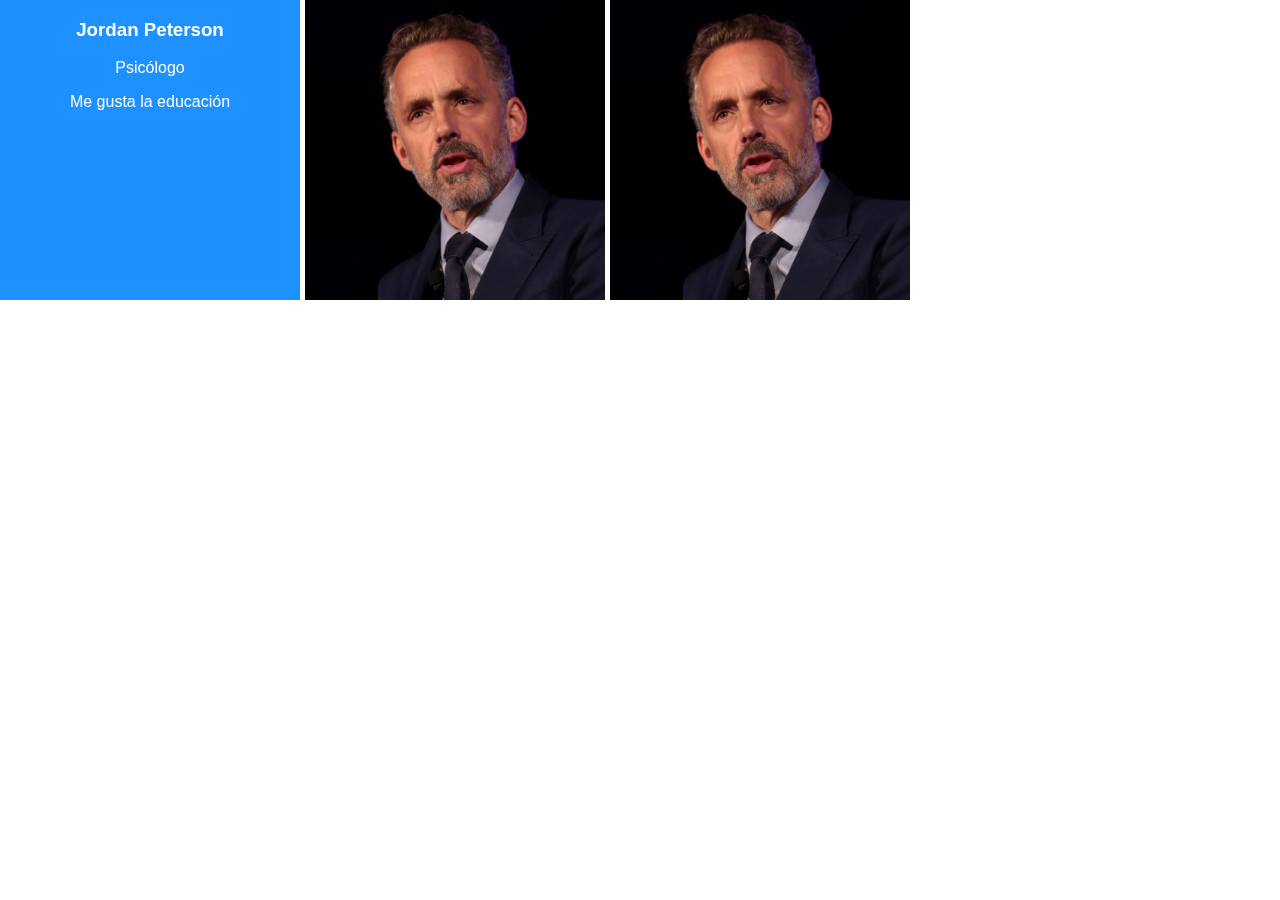
<file: 10. Voltear tarjetas 3D/index.html>
<!DOCTYPE html>
<html lang="en">
  <head>
    <meta charset="UTF-8" />
    <meta http-equiv="X-UA-Compatible" content="IE=edge" />
    <meta name="viewport" content="width=device-width, initial-scale=1.0" />
    <link rel="stylesheet" href="style.css" />
    <title>Tarjetas 3D</title>
  </head>
  <body>
    <div class="cards">
      <div class="flip-card">
        <div class="flip-card-inner">
          <div class="flip-card-front">
            <img
              src="Profile1.jpg
            "
              alt=""
            />
          </div>
          <div class="flip-card-back">
            <h3>Jordan Peterson</h3>
            <p>Psicólogo</p>
            <p>Me gusta la educación</p>
          </div>
        </div>
      </div>

      <div class="flip-card">
        <div class="flip-card-inner">
          <div class="flip-card-front">
            <img src="Profile1.jpg" alt="" />
          </div>
          <div class="flip-card-back">
            <h3>Jordan Peterson</h3>
            <p>Psicólogo</p>
            <p>Me gusta la educación</p>
          </div>
        </div>
      </div>

      <div class="flip-card">
        <div class="flip-card-inner">
          <div class="flip-card-front">
            <img src="Profile1.jpg" alt="" />
          </div>
          <div class="flip-card-back">
            <h3>Jordan Peterson</h3>
            <p>Psicólogo</p>
            <p>Me gusta la educación</p>
          </div>
        </div>
      </div>
    </div>
  </body>
</html>
</file>
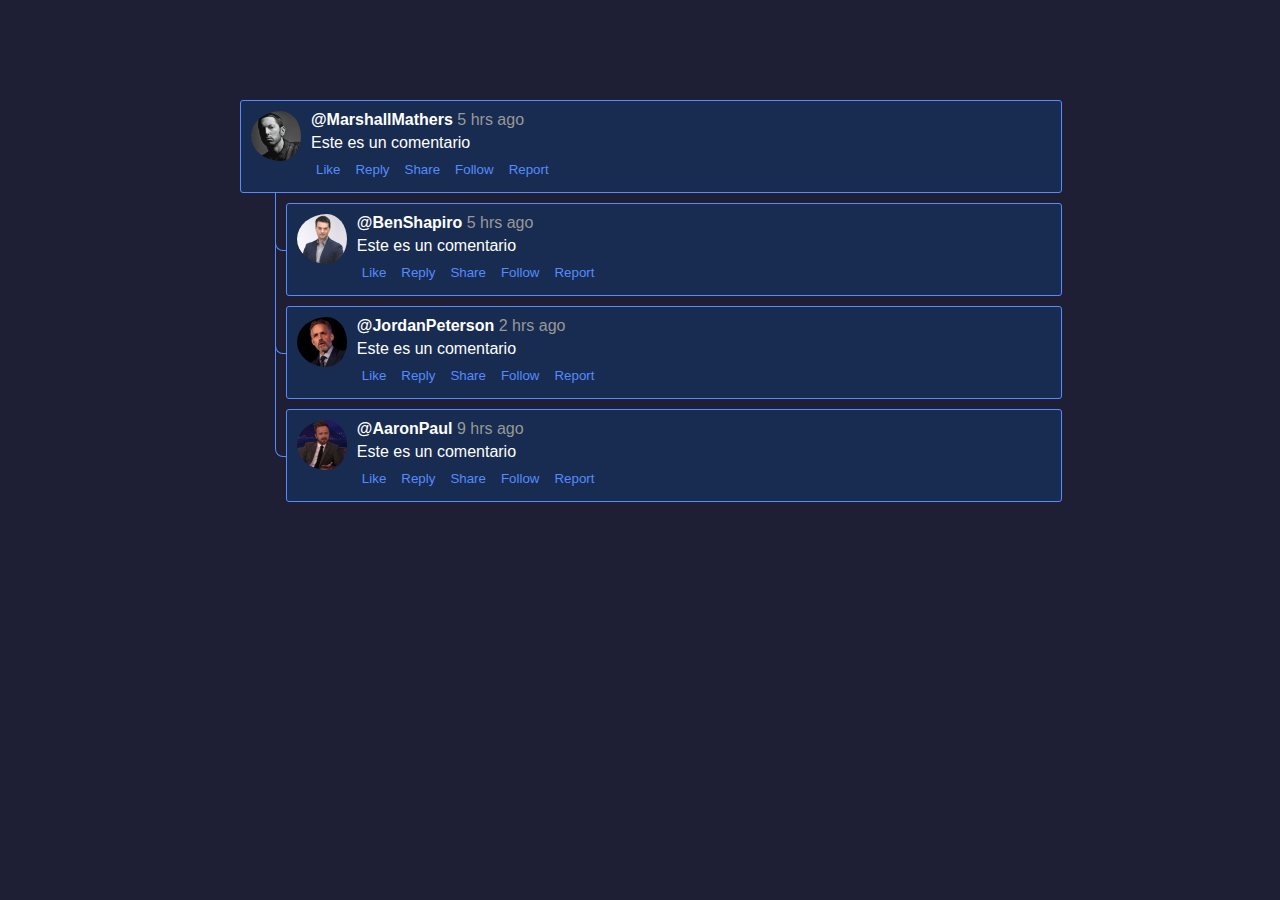
<file: 11. Sistema de comentarios/index.html>
<!DOCTYPE html>
<html lang="en">
  <head>
    <meta charset="UTF-8" />
    <meta http-equiv="X-UA-Compatible" content="IE=edge" />
    <meta name="viewport" content="width=device-width, initial-scale=1.0" />
    <link rel="stylesheet" href="style.css" />
    <title>Comment Stack</title>
  </head>

  <body>
    <div class="comments-container">
      <div class="comment">
        <div class="comment-wrapper">
          <div class="content">
            <div class="user-photo">
              <img src="Profile1.jpg" alt="" />
            </div>
            <div class="comment-info">
              <div class="header">
                <span class="username">@MarshallMathers</span>
                <span class="date">5 hrs ago</span>
              </div>
              <div class="text">Este es un comentario</div>
              <div class="actions">
                <button>Like</button>
                <button>Reply</button>
                <button>Share</button>
                <button>Follow</button>
                <button>Report</button>
              </div>
            </div>
          </div>

          <div class="replies">
            <div class="comment">
              <div class="line"></div>
              <div class="comment-wrapper">
                <div class="content">
                  <div class="user-photo">
                    <img src="Profile2.jpg" alt="" />
                  </div>
                  <div class="comment-info">
                    <div class="header">
                      <span class="username">@BenShapiro</span>
                      <span class="date">5 hrs ago</span>
                    </div>
                    <div class="text">Este es un comentario</div>
                    <div class="actions">
                      <button>Like</button>
                      <button>Reply</button>
                      <button>Share</button>
                      <button>Follow</button>
                      <button>Report</button>
                    </div>
                  </div>
                </div>
              </div>
            </div>

            <div class="comment">
              <div class="line"></div>
              <div class="comment-wrapper">
                <div class="content">
                  <div class="user-photo">
                    <img src="Profile3.jpg" alt="" />
                  </div>
                  <div class="comment-info">
                    <div class="header">
                      <span class="username">@JordanPeterson</span>
                      <span class="date">2 hrs ago</span>
                    </div>
                    <div class="text">Este es un comentario</div>
                    <div class="actions">
                      <button>Like</button>
                      <button>Reply</button>
                      <button>Share</button>
                      <button>Follow</button>
                      <button>Report</button>
                    </div>
                  </div>
                </div>
              </div>
            </div>

            <div class="comment">
              <div class="line"></div>
              <div class="comment-wrapper">
                <div class="content">
                  <div class="user-photo">
                    <img src="Profile4.jpg" alt="" />
                  </div>
                  <div class="comment-info">
                    <div class="header">
                      <span class="username">@AaronPaul</span>
                      <span class="date">9 hrs ago</span>
                    </div>
                    <div class="text">Este es un comentario</div>
                    <div class="actions">
                      <button>Like</button>
                      <button>Reply</button>
                      <button>Share</button>
                      <button>Follow</button>
                      <button>Report</button>
                    </div>
                  </div>
                </div>
              </div>
            </div>
          </div>
        </div>
      </div>
    </div>
  </body>
</html>
</file>
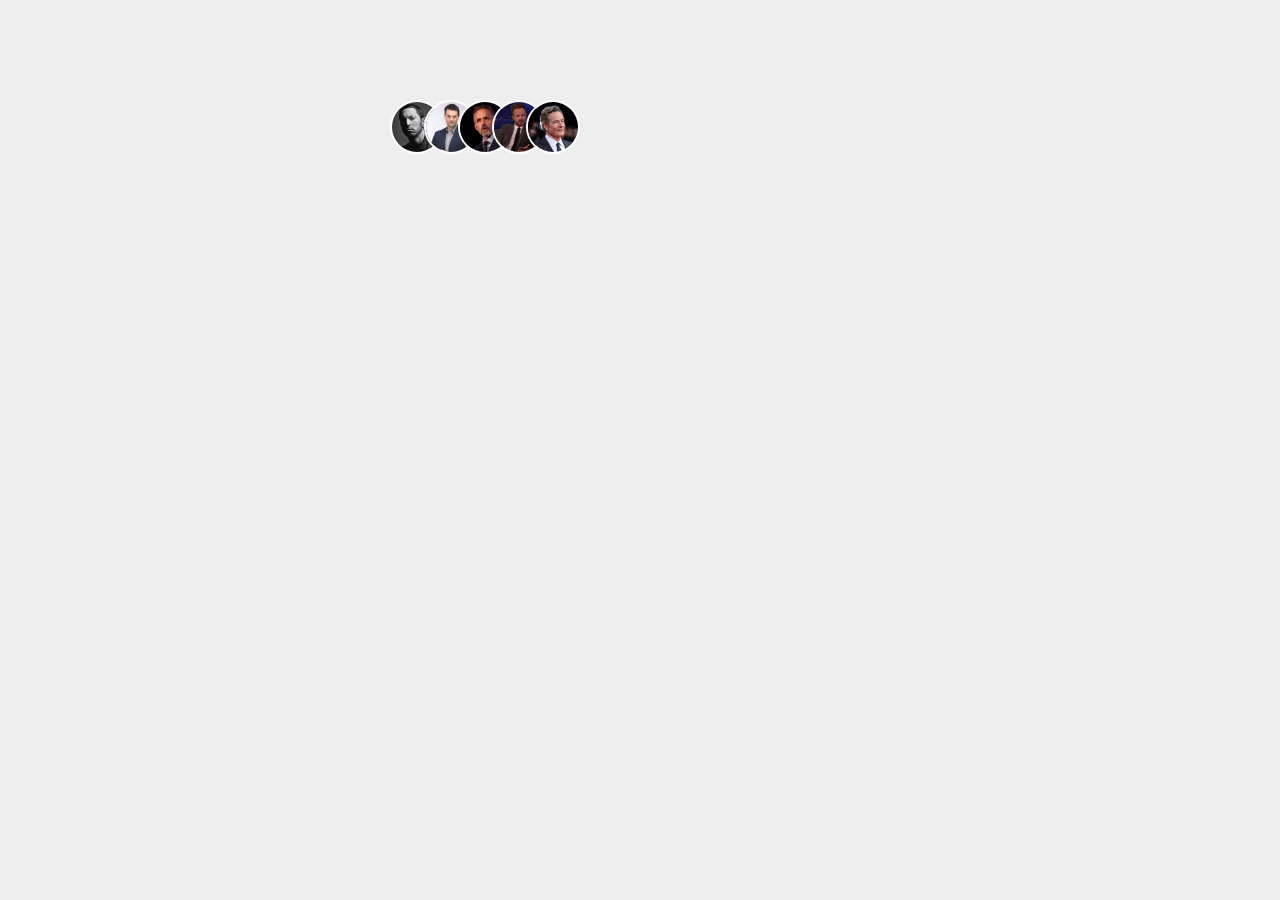
<file: 12. Stack de personas/index.html>
<!DOCTYPE html>
<html lang="en">
  <head>
    <meta charset="UTF-8" />
    <meta http-equiv="X-UA-Compatible" content="IE=edge" />
    <meta name="viewport" content="width=device-width, initial-scale=1.0" />
    <link rel="stylesheet" href="style.css" />
    <title>People Stack</title>
  </head>
  <body>
    <div class="personas-container">
      <div class="persona">
        <img src="Profile1.jpg" alt="" />
        <span class="name">
          <span class="text">Marshall Mathers</span>
        </span>
      </div>

      <div class="persona">
        <img src="Profile2.jpg" alt="" />
        <span class="name">
          <span class="text">Ben Shapiro</span>
        </span>
      </div>

      <div class="persona">
        <img src="Profile3.jpg" alt="" />
        <span class="name">
          <span class="text">Jordan Peterson</span>
        </span>
      </div>

      <div class="persona">
        <img src="Profile4.jpg" alt="" />
        <span class="name">
          <span class="text">Aaron Paul</span>
        </span>
      </div>

      <div class="persona">
        <img src="Profile5.jpg" alt="" />
        <span class="name">
          <span class="text">Bryan Cranston</span>
        </span>
      </div>
    </div>
  </body>
</html>
</file>
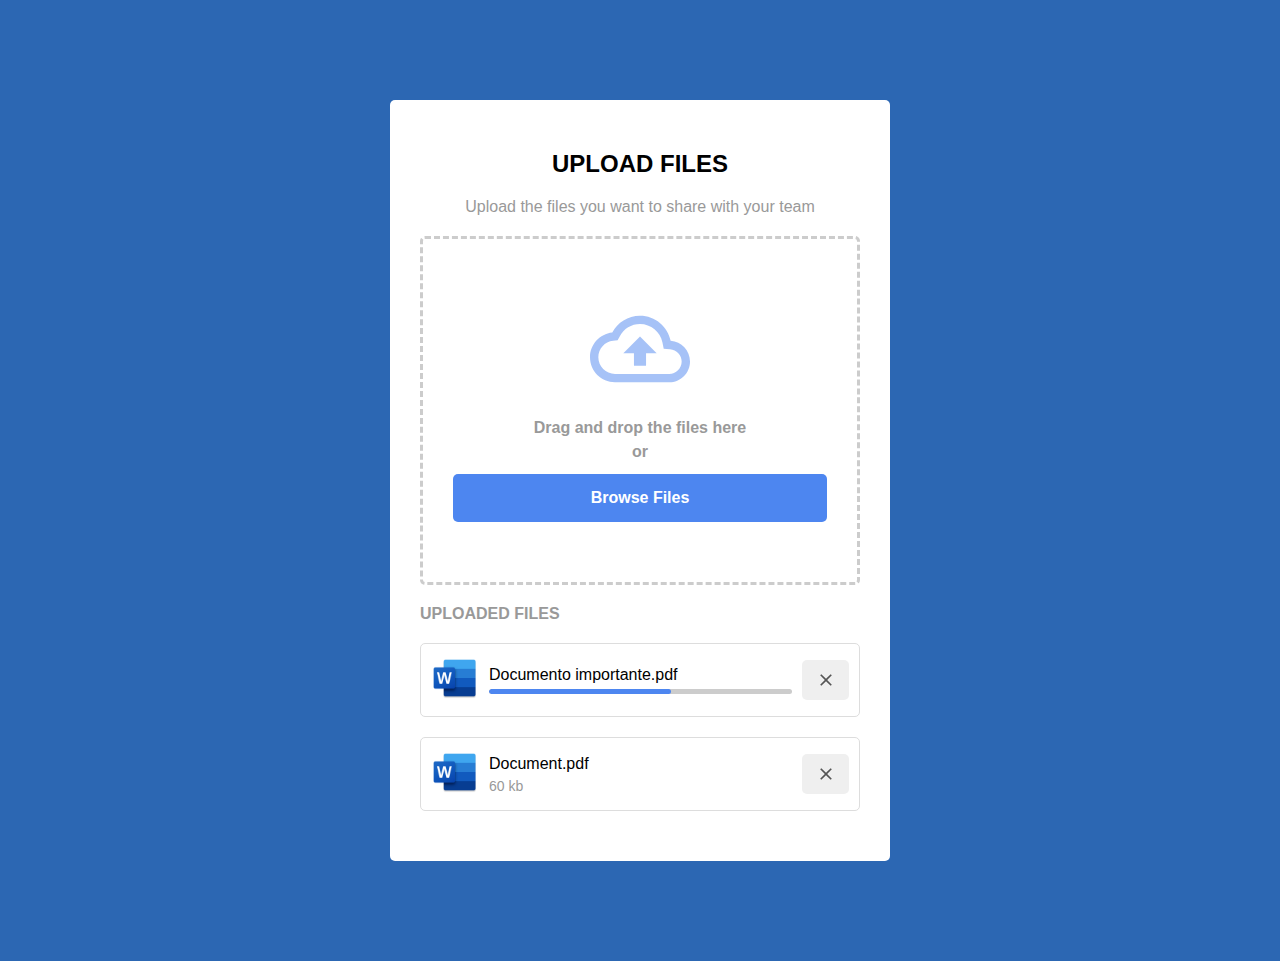
<file: 15. UI para subir archivos/index.html>
<!DOCTYPE html>
<html lang="en">
  <head>
    <meta charset="UTF-8" />
    <meta http-equiv="X-UA-Compatible" content="IE=edge" />
    <meta name="viewport" content="width=device-width, initial-scale=1.0" />
    <link rel="stylesheet" href="style.css" />
    <title>Drag & Drop</title>
  </head>
  <body>
    <div class="upload-container">
      <div class="title">UPLOAD FILES</div>
      <div class="description">
        Upload the files you want to share with your team
      </div>
      <div class="drag-drop">
        <div class="icon">
            <svg xmlns="http://www.w3.org/2000/svg" height="24px" viewBox="0 0 24 24" width="24px" fill="#000000"><path d="M0 0h24v24H0V0z" fill="none"/><path d="M19.35 10.04C18.67 6.59 15.64 4 12 4 9.11 4 6.6 5.64 5.35 8.04 2.34 8.36 0 10.91 0 14c0 3.31 2.69 6 6 6h13c2.76 0 5-2.24 5-5 0-2.64-2.05-4.78-4.65-4.96zM19 18H6c-2.21 0-4-1.79-4-4 0-2.05 1.53-3.76 3.56-3.97l1.07-.11.5-.95C8.08 7.14 9.94 6 12 6c2.62 0 4.88 1.86 5.39 4.43l.3 1.5 1.53.11c1.56.1 2.78 1.41 2.78 2.96 0 1.65-1.35 3-3 3zM8 13h2.55v3h2.9v-3H16l-4-4z"/></svg>
        </div>
        <div>
            Drag and drop the files here </br> or
        </div>
        <button class="btn">Browse Files</button>
      </div>

      <div class="title-section">UPLOADED FILES</div>
      <div class="uploaded-files">
        <div class="file">
            <div class="icon">
                <img src="word.png" alt="">
            </div>
            <div class="title">
                <div class="name">Documento importante.pdf</div>
                <div class="progress">
                    <div class="progress-60"></div>
                </div>
            </div>
            <div class="actions">
                <button>
                    <svg xmlns="http://www.w3.org/2000/svg" height="24px" viewBox="0 0 24 24" width="24px" fill="#000000"><path d="M0 0h24v24H0V0z" fill="none"/><path d="M19 6.41L17.59 5 12 10.59 6.41 5 5 6.41 10.59 12 5 17.59 6.41 19 12 13.41 17.59 19 19 17.59 13.41 12 19 6.41z"/></svg>
                </button>
            </div>
        </div>

        <div class="file">
            <div class="icon">
                <img src="word.png" alt="">
            </div>
            <div class="title">
                <div class="name">Document.pdf</div>
                <div class="size">60 kb</div>
            </div>
            <div class="actions">
                <button>
                    <svg xmlns="http://www.w3.org/2000/svg" height="24px" viewBox="0 0 24 24" width="24px" fill="#000000"><path d="M0 0h24v24H0V0z" fill="none"/><path d="M19 6.41L17.59 5 12 10.59 6.41 5 5 6.41 10.59 12 5 17.59 6.41 19 12 13.41 17.59 19 19 17.59 13.41 12 19 6.41z"/></svg>
                </button>
            </div>
        </div>
      </div>
    </div>
  </body>
</html>
</file>
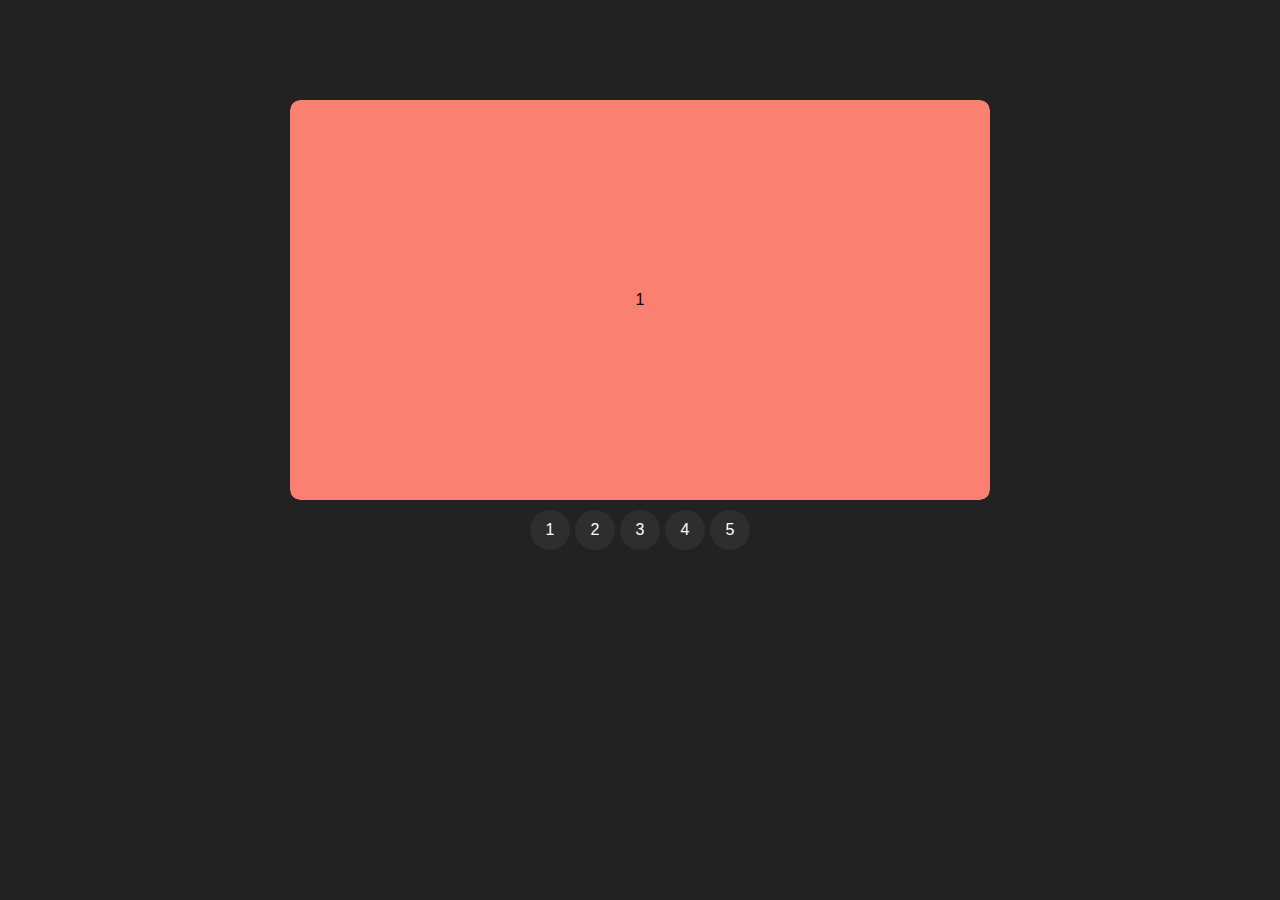
<file: 16. Slider/index.html>
<!DOCTYPE html>
<html lang="en">

<head>
    <meta charset="UTF-8">
    <meta http-equiv="X-UA-Compatible" content="IE=edge">
    <meta name="viewport" content="width=device-width, initial-scale=1.0">
    <title>Slider con CSS</title>
    <link rel="stylesheet" href="style.css">
</head>

<body>
    <div class="slider-container">
        <div class="slider-viewport">
            <div class="slide" id="slide1">1</div>
            <div class="slide" id="slide2">2</div>
            <div class="slide" id="slide3">3</div>
            <div class="slide" id="slide4">4</div>
            <div class="slide" id="slide5">5</div>
        </div>

        <div class="links">
            <a href="#slide1">1</a>
            <a href="#slide2">2</a>
            <a href="#slide3">3</a>
            <a href="#slide4">4</a>
            <a href="#slide5">5</a>
        </div>
    </div>
</body>

</html>
</file>
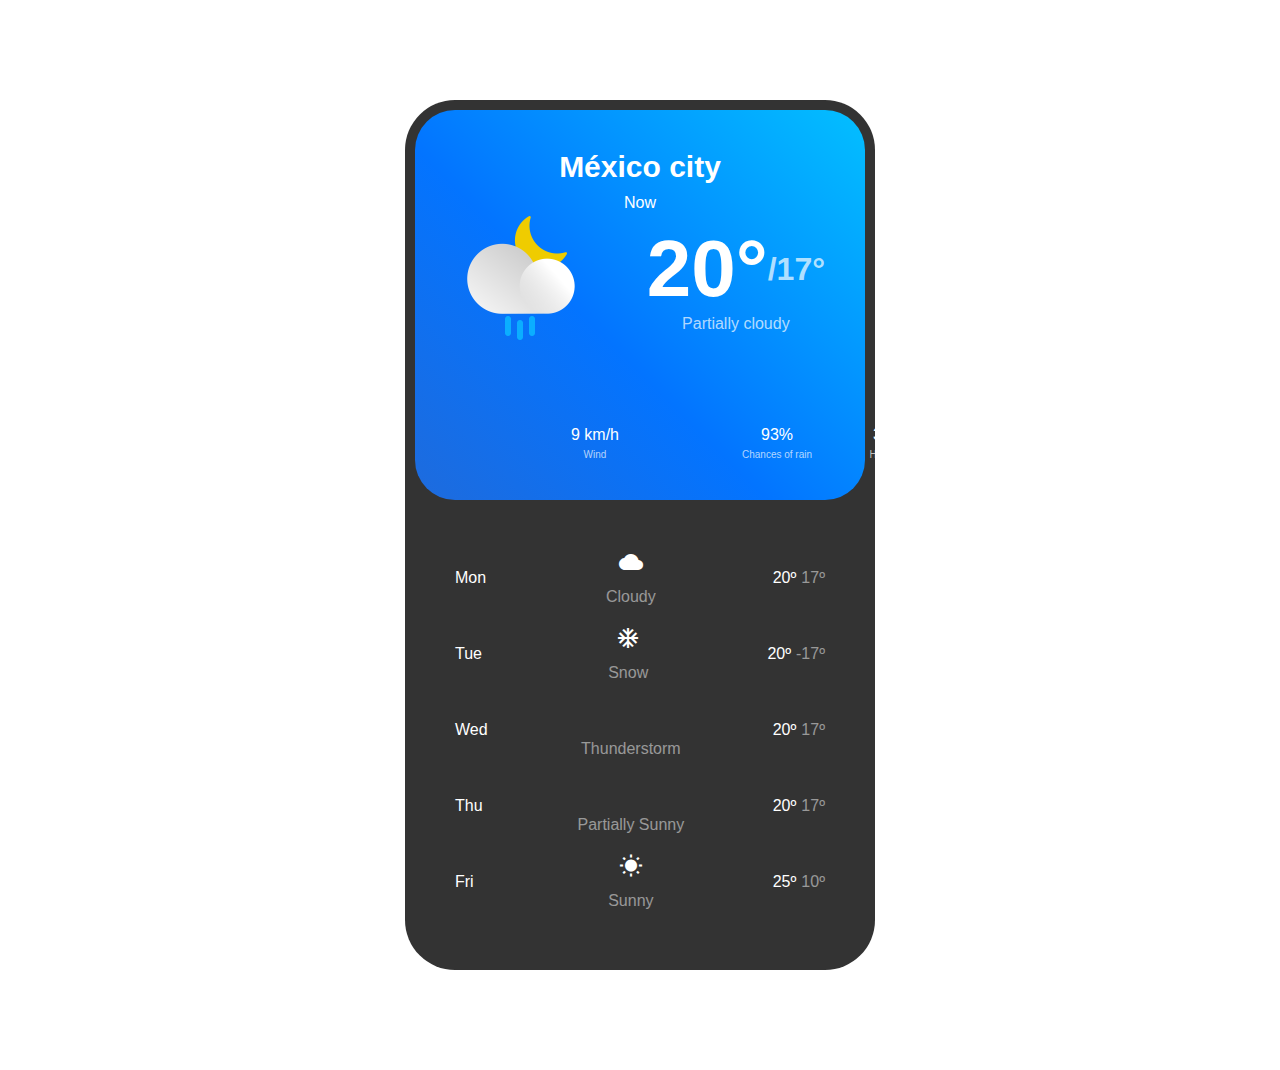
<file: 17. Widget de Clima/index.html>
<!DOCTYPE html>
<html lang="en">
  <head>
    <meta charset="UTF-8" />
    <meta http-equiv="X-UA-Compatible" content="IE=edge" />
    <meta name="viewport" content="width=device-width, initial-scale=1.0" />
    <title>Widget de clima</title>
    <link
      href="https://fonts.googleapis.com/icon?family=Material+Icons"
      rel="stylesheet"
    />
    <link rel="stylesheet" href="style.css" />
  </head>

  <body>
    <div class="weather-container">
      <div class="current">
        <div class="city">México city</div>
        <div class="day">Now</div>
        <div class="row">
          <div class="icon">
            <img src="Dismal.png" width="128" alt="" />
          </div>
          <div class="info">
            <div class="temperature">
              <div class="temperature-now">20°</div>
              <div class="temperature-low">/17°</div>
            </div>
            <div class="status">Partially cloudy</div>
          </div>
        </div>
        <div class="more">
          <div class="item">
            <div class="icon">
              <span class="material-icons"> water_drop</span>
            </div>
            <div class="text">
              <div class="value">9 km/h</div>
              <div class="type">Wind</div>
            </div>
          </div>

          <div class="item">
            <div class="icon">
              <span class="material-icons"> air</span>
            </div>
            <div class="text">
              <div class="value">93%</div>
              <div class="type">Chances of rain</div>
            </div>
          </div>

          <div class="item">
            <div class="icon">
              <span class="material-icons"> water</span>
            </div>
            <div class="text">
              <div class="value">31%</div>
              <div class="type">Humidity</div>
            </div>
          </div>
        </div>
      </div>

      <div class="list">
        <div class="day">
          <div class="name">Mon</div>
          <div class="weather">
            <div class="icon">
              <span class="material-icons"> wb_cloudy </span>
            </div>
            <div class="status">Cloudy</div>
          </div>
          <div class="temperature">
            <div class="temperature-high">20º</div>
            <div class="temperature-low">17º</div>
          </div>
        </div>

        <div class="day">
          <div class="name">Tue</div>
          <div class="weather">
            <div class="icon">
              <span class="material-icons"> ac_unit </span>
            </div>
            <div class="status">Snow</div>
          </div>
          <div class="temperature">
            <div class="temperature-high">20º</div>
            <div class="temperature-low">-17º</div>
          </div>
        </div>

        <div class="day">
          <div class="name">Wed</div>
          <div class="weather">
            <div class="icon">
              <span class="material-icons"> thunderstorm </span>
            </div>
            <div class="status">Thunderstorm</div>
          </div>
          <div class="temperature">
            <div class="temperature-high">20º</div>
            <div class="temperature-low">17º</div>
          </div>
        </div>

        <div class="day">
          <div class="name">Thu</div>
          <div class="weather">
            <div class="icon">
              <span class="material-icons"> wb_twilight </span>
            </div>
            <div class="status">Partially Sunny</div>
          </div>
          <div class="temperature">
            <div class="temperature-high">20º</div>
            <div class="temperature-low">17º</div>
          </div>
        </div>

        <div class="day">
          <div class="name">Fri</div>
          <div class="weather">
            <div class="icon">
              <span class="material-icons"> wb_sunny </span>
            </div>
            <div class="status">Sunny</div>
          </div>
          <div class="temperature">
            <div class="temperature-high">25º</div>
            <div class="temperature-low">10º</div>
          </div>
        </div>
      </div>
    </div>
  </body>
</html>
</file>
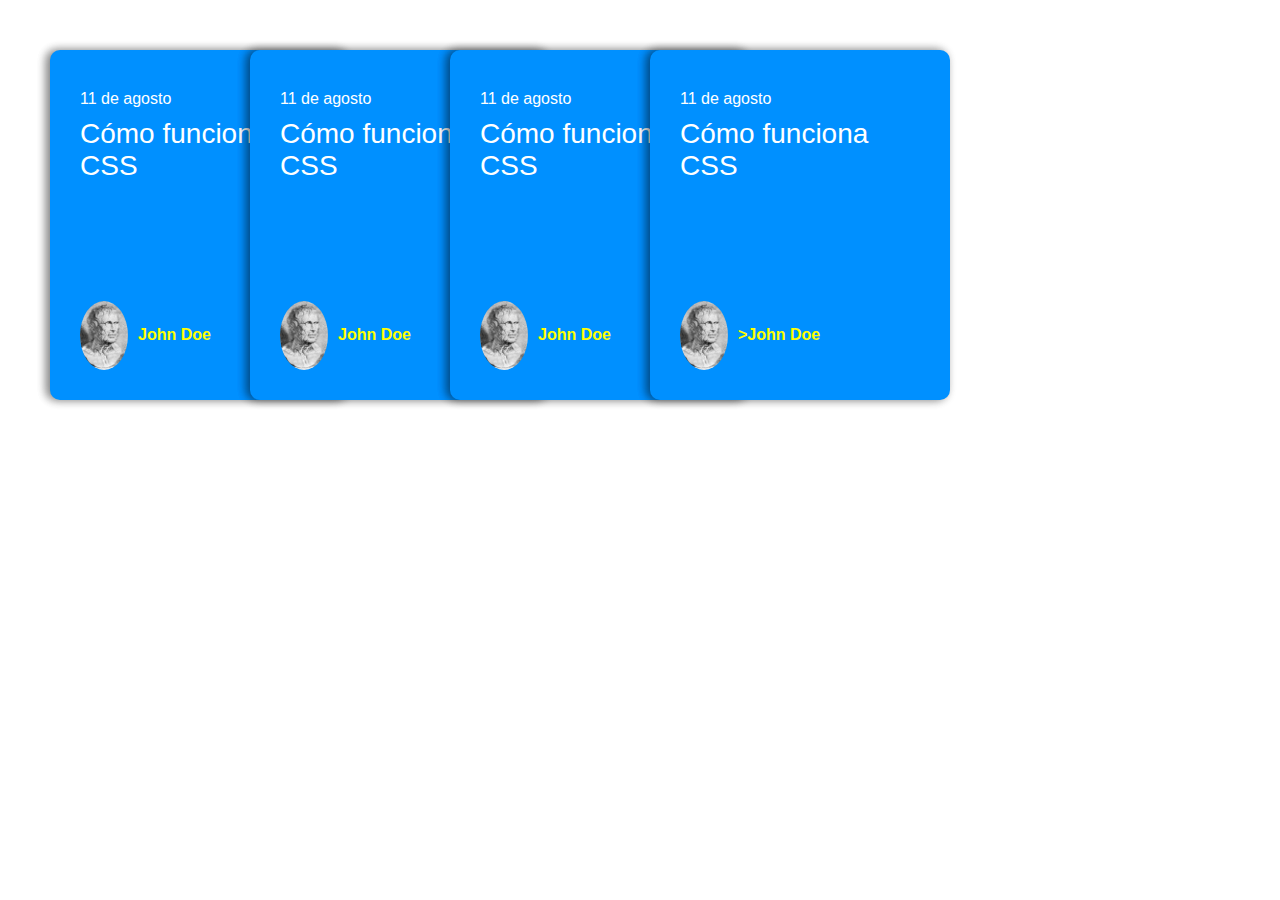
<file: 2. Tarjetas animadas/index.html>
<!DOCTYPE html>
<html lang="en">
  <head>
    <meta charset="UTF-8" />
    <meta http-equiv="X-UA-Compatible" content="IE-edge" />
    <meta name="viewport" content="width=device-width, initial-scale=1.0" />
    <title>Tarjetas</title>
    <link rel="stylesheet" href="style.css" />
  </head>

  <body>
    <div class="cards">
      <div class="card">
        <div class="header">
          <div class="date">11 de agosto</div>
          <div class="title">Cómo funciona CSS</div>
        </div>

        <div class="footer">
          <div class="autor">
            <a href="#">
              <img src="Perfil.jpg" alt="" />
              <span>John Doe</span>
            </a>
          </div>
        </div>
      </div>

      <div class="card element-1">
        <div class="header">
          <div class="date">11 de agosto</div>
          <div class="title">Cómo funciona CSS</div>
        </div>

        <div class="footer">
          <div class="autor">
            <a href="#">
              <img src="Perfil.jpg" alt="" />
              <span>John Doe</span>
            </a>
          </div>
        </div>
      </div>

      <div class="card element-2">
        <div class="header">
          <div class="date">11 de agosto</div>
          <div class="title">Cómo funciona CSS</div>
        </div>

        <div class="footer">
          <div class="autor">
            <a href="#">
              <img src="Perfil.jpg" alt="" />
              <span>John Doe</span>
            </a>
          </div>
        </div>
      </div>

      <div class="card element-3">
        <div class="header">
          <div class="date">11 de agosto</div>
          <div class="title">Cómo funciona CSS</div>
        </div>

        <div class="footer">
          <div class="autor">
            <a href="#">
              <img src="Perfil.jpg" alt="" />
              <span>>John Doe</span>
            </a>
          </div>
        </div>
      </div>
    </div>
  </body>
</html>
</file>
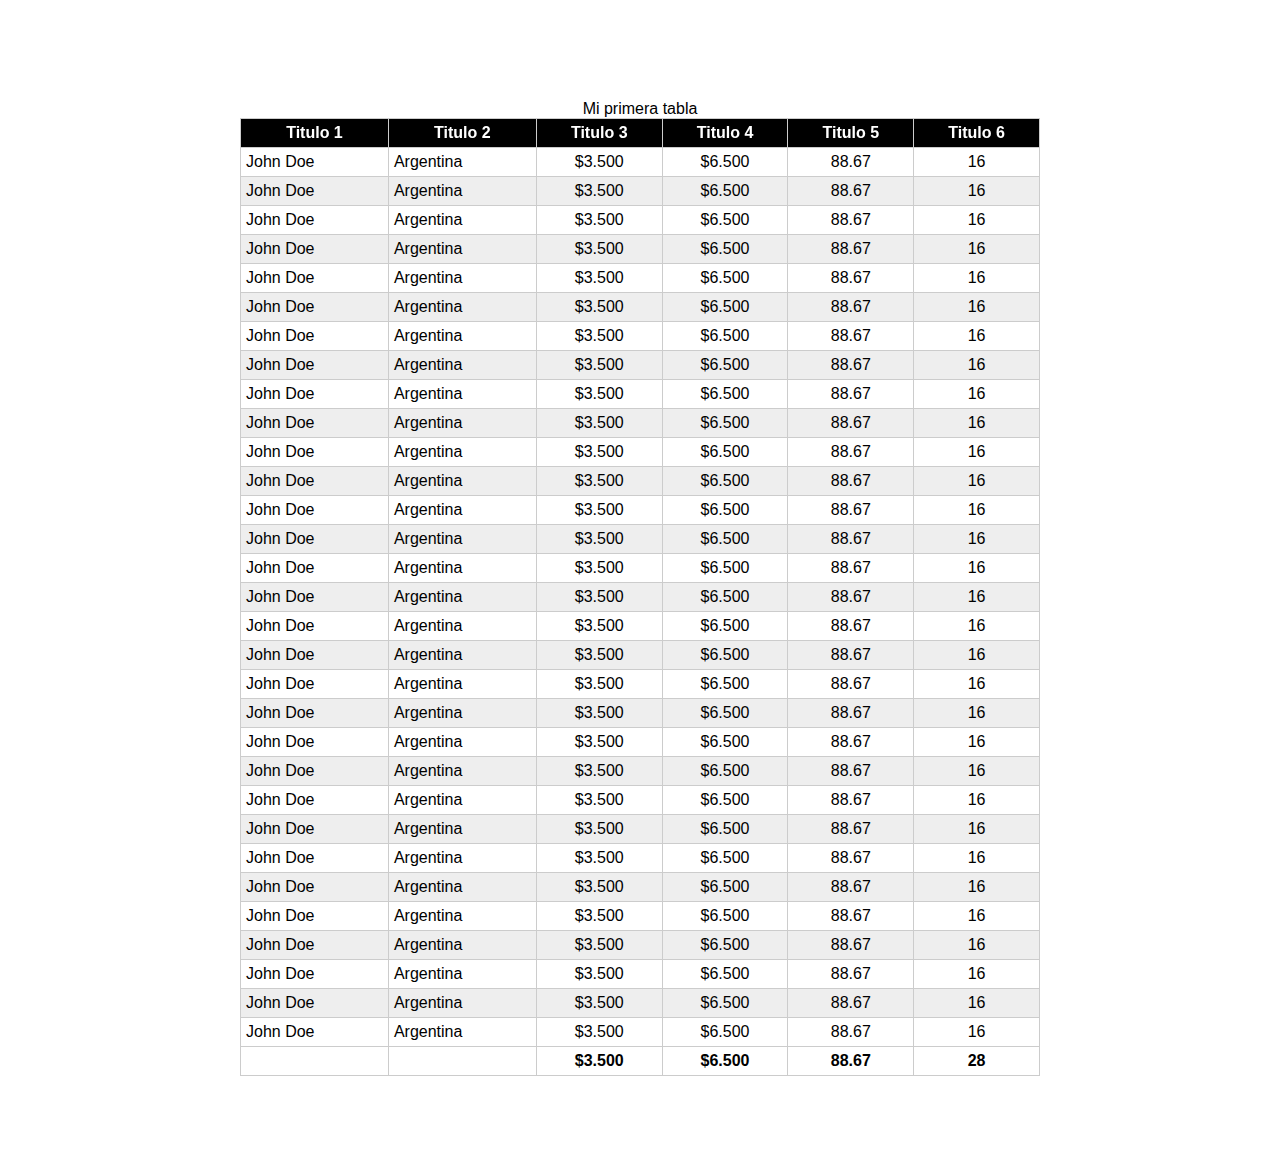
<file: 3. Tabla de datos/index.html>
<!DOCTYPE html>
<html lang="en">
  <head>
    <meta charset="UTF-8" />
    <meta http-equiv="X-UA-Compatible" content="IE=edge" />
    <meta name="viewport" content="width=device-width, initial-scale=1.0" />
    <link rel="stylesheet" href="style.css" />
    <title>Tabla de datos</title>
  </head>
  <body>
    <table>
      <caption>
        Mi primera tabla
      </caption>

      <thead>
        <tr>
          <th>Titulo 1</th>
          <th>Titulo 2</th>
          <th>Titulo 3</th>
          <th>Titulo 4</th>
          <th>Titulo 5</th>
          <th>Titulo 6</th>
        </tr>
      </thead>

      <tbody>
        <tr>
          <td>John Doe</td>
          <td>Argentina</td>
          <td>$3.500</td>
          <td>$6.500</td>
          <td>88.67</td>
          <td>16</td>
        </tr>
        <tr>
          <td>John Doe</td>
          <td>Argentina</td>
          <td>$3.500</td>
          <td>$6.500</td>
          <td>88.67</td>
          <td>16</td>
        </tr>
        <tr>
          <td>John Doe</td>
          <td>Argentina</td>
          <td>$3.500</td>
          <td>$6.500</td>
          <td>88.67</td>
          <td>16</td>
        </tr>
        <tr>
          <td>John Doe</td>
          <td>Argentina</td>
          <td>$3.500</td>
          <td>$6.500</td>
          <td>88.67</td>
          <td>16</td>
        </tr>
        <tr>
          <td>John Doe</td>
          <td>Argentina</td>
          <td>$3.500</td>
          <td>$6.500</td>
          <td>88.67</td>
          <td>16</td>
        </tr>
        <tr>
          <td>John Doe</td>
          <td>Argentina</td>
          <td>$3.500</td>
          <td>$6.500</td>
          <td>88.67</td>
          <td>16</td>
        </tr>
        <tr>
          <td>John Doe</td>
          <td>Argentina</td>
          <td>$3.500</td>
          <td>$6.500</td>
          <td>88.67</td>
          <td>16</td>
        </tr>
        <tr>
          <td>John Doe</td>
          <td>Argentina</td>
          <td>$3.500</td>
          <td>$6.500</td>
          <td>88.67</td>
          <td>16</td>
        </tr>
        <tr>
          <td>John Doe</td>
          <td>Argentina</td>
          <td>$3.500</td>
          <td>$6.500</td>
          <td>88.67</td>
          <td>16</td>
        </tr>
        <tr>
          <td>John Doe</td>
          <td>Argentina</td>
          <td>$3.500</td>
          <td>$6.500</td>
          <td>88.67</td>
          <td>16</td>
        </tr>
        <tr>
          <td>John Doe</td>
          <td>Argentina</td>
          <td>$3.500</td>
          <td>$6.500</td>
          <td>88.67</td>
          <td>16</td>
        </tr>
        <tr>
          <td>John Doe</td>
          <td>Argentina</td>
          <td>$3.500</td>
          <td>$6.500</td>
          <td>88.67</td>
          <td>16</td>
        </tr>
        <tr>
          <td>John Doe</td>
          <td>Argentina</td>
          <td>$3.500</td>
          <td>$6.500</td>
          <td>88.67</td>
          <td>16</td>
        </tr>
        <tr>
          <td>John Doe</td>
          <td>Argentina</td>
          <td>$3.500</td>
          <td>$6.500</td>
          <td>88.67</td>
          <td>16</td>
        </tr>
        <tr>
          <td>John Doe</td>
          <td>Argentina</td>
          <td>$3.500</td>
          <td>$6.500</td>
          <td>88.67</td>
          <td>16</td>
        </tr>
        <tr>
          <td>John Doe</td>
          <td>Argentina</td>
          <td>$3.500</td>
          <td>$6.500</td>
          <td>88.67</td>
          <td>16</td>
        </tr>
        <tr>
          <td>John Doe</td>
          <td>Argentina</td>
          <td>$3.500</td>
          <td>$6.500</td>
          <td>88.67</td>
          <td>16</td>
        </tr>
        <tr>
          <td>John Doe</td>
          <td>Argentina</td>
          <td>$3.500</td>
          <td>$6.500</td>
          <td>88.67</td>
          <td>16</td>
        </tr>
        <tr>
          <td>John Doe</td>
          <td>Argentina</td>
          <td>$3.500</td>
          <td>$6.500</td>
          <td>88.67</td>
          <td>16</td>
        </tr>
        <tr>
            <td>John Doe</td>
            <td>Argentina</td>
            <td>$3.500</td>
            <td>$6.500</td>
            <td>88.67</td>
            <td>16</td>
          </tr>
          <tr>
            <td>John Doe</td>
            <td>Argentina</td>
            <td>$3.500</td>
            <td>$6.500</td>
            <td>88.67</td>
            <td>16</td>
          </tr>
          <tr>
            <td>John Doe</td>
            <td>Argentina</td>
            <td>$3.500</td>
            <td>$6.500</td>
            <td>88.67</td>
            <td>16</td>
          </tr>
          <tr>
            <td>John Doe</td>
            <td>Argentina</td>
            <td>$3.500</td>
            <td>$6.500</td>
            <td>88.67</td>
            <td>16</td>
          </tr>
          <td>John Doe</td>
            <td>Argentina</td>
            <td>$3.500</td>
            <td>$6.500</td>
            <td>88.67</td>
            <td>16</td>
          </tr>
          <td>John Doe</td>
            <td>Argentina</td>
            <td>$3.500</td>
            <td>$6.500</td>
            <td>88.67</td>
            <td>16</td>
          </tr>
          <td>John Doe</td>
            <td>Argentina</td>
            <td>$3.500</td>
            <td>$6.500</td>
            <td>88.67</td>
            <td>16</td>
          </tr>
          <td>John Doe</td>
            <td>Argentina</td>
            <td>$3.500</td>
            <td>$6.500</td>
            <td>88.67</td>
            <td>16</td>
          </tr>
          <td>John Doe</td>
            <td>Argentina</td>
            <td>$3.500</td>
            <td>$6.500</td>
            <td>88.67</td>
            <td>16</td>
          </tr>
          <td>John Doe</td>
            <td>Argentina</td>
            <td>$3.500</td>
            <td>$6.500</td>
            <td>88.67</td>
            <td>16</td>
          </tr>
          <td>John Doe</td>
            <td>Argentina</td>
            <td>$3.500</td>
            <td>$6.500</td>
            <td>88.67</td>
            <td>16</td>
          </tr>
          <td>John Doe</td>
            <td>Argentina</td>
            <td>$3.500</td>
            <td>$6.500</td>
            <td>88.67</td>
            <td>16</td>
          </tr>
          
      </tbody>

      <tfoot>
        <tr>
          <th></th>
          <th></th>
          <th>$3.500</th>
          <th>$6.500</th>
          <th>88.67</th>
          <th>28</th>
        </tr>
      </tfoot>
    </table>
  </body>
</html>
</file>
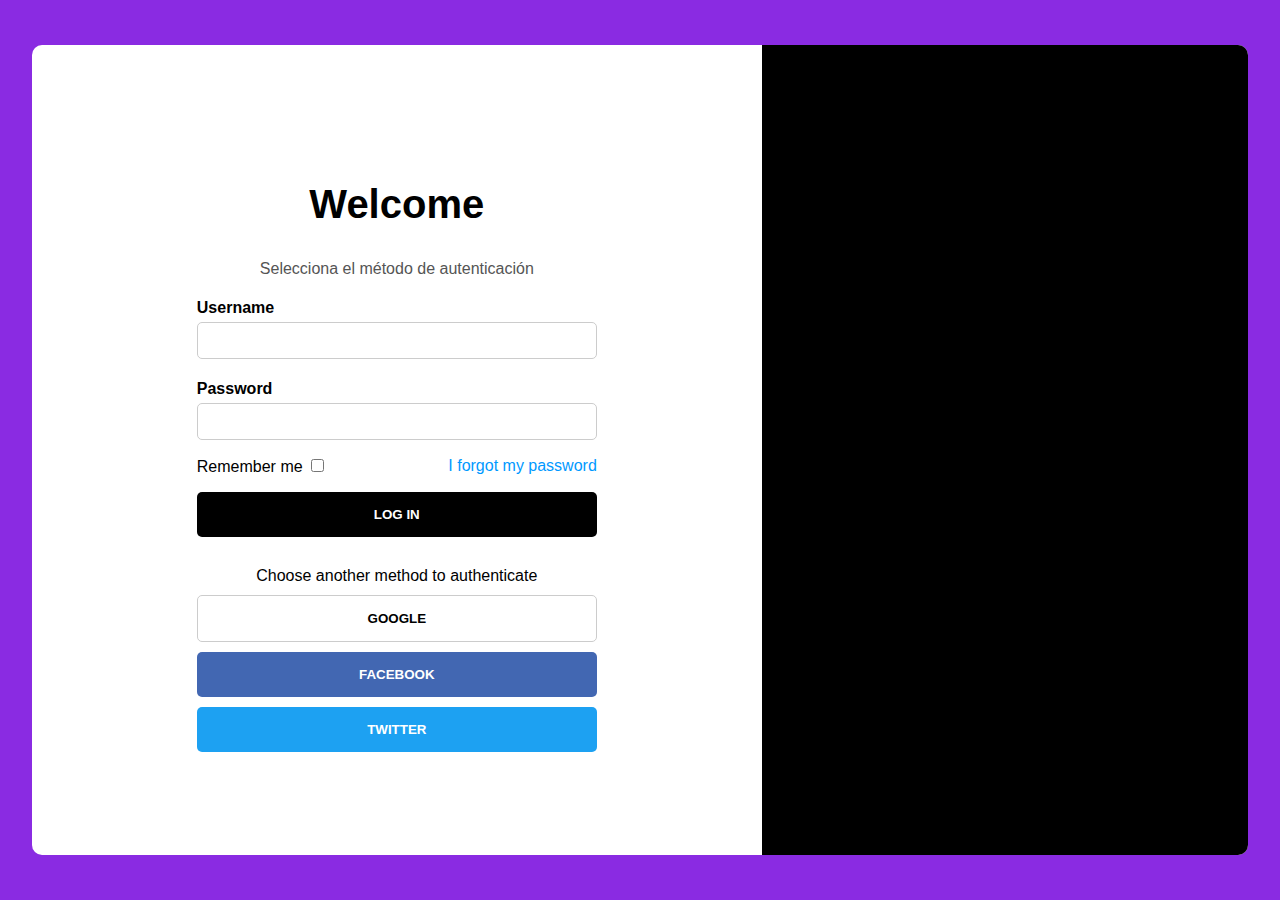
<file: 5. Formulario de login/index.html>
<!DOCTYPE html>
<html lang="en">

<head>
    <meta charset="UTF-8">
    <meta http-equiv="X-UA-Compatible" content="IE=edge">
    <meta name="viewport" content="width=device-width, initial-scale=1.0">
    <title>Login</title>
    <link rel="stylesheet" href="style.css">
</head>

<body>
    <div class="form-container">
        <div class="login-container">
            <h2>Welcome</h2>
            <p>Selecciona el método de autenticación</p>

            <form action="">
                <p>
                    <label for="username">Username</label>
                    <input class="input" type="text" name="username" id="username">
                </p>

                <p>
                    <label for="password">Password</label>
                    <input class="input" type="text" name="password" id="password">
                </p>

                <div class="options">
                    <div>
                        Remember me
                        <input type="checkbox" name="rememberme" id="rememberme">
                    </div>
                    <div>
                        <a href="#">I forgot my password</a>
                    </div>
                </div>

                <p>
                    <input type="submit" class="btn btn-login" value="Log in">
                </p>
                <div class="providers">
                    <span>Choose another method to authenticate</span>
                    <button class="btn btn-google">Google</button>
                    <button class="btn btn-facebook">Facebook</button>
                    <button class="btn btn-twitter">Twitter</button>
                </div>
            </form>
        </div>
        <div class="welcome-screen-container"></div>
    </div>
</body>

</html>
</file>
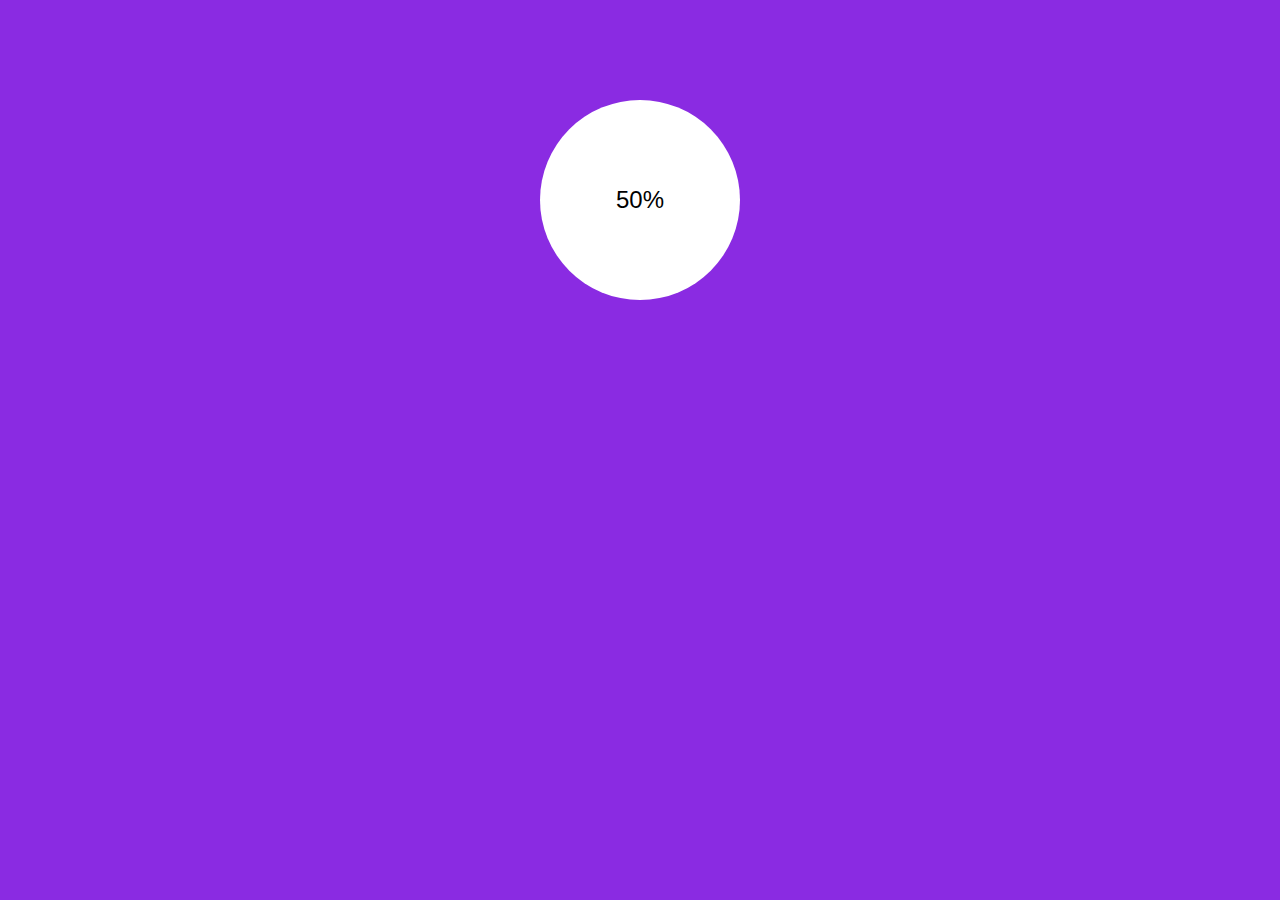
<file: 6. Barra de progreso circular/index.html>
<!DOCTYPE html>
<html lang="en">
  <head>
    <meta charset="UTF-8" />
    <meta http-equiv="X-UA-Compatible" content="IE=edge" />
    <meta name="viewport" content="width=device-width, initial-scale=1.0" />
    <link rel="stylesheet" href="style.css" />
    <title>Barra de Progreso</title>
  </head>
  <body>
    <div class="progressbar-container">
      <div class="outer-box">
        <div class="inner-box">50%</div>
        <svg
          xmlns="http://www.w3.org/2000/svg"
          version="1.1"
          width="200"
          height="200"
        >
          <defs>
            <linearGradient id="gradientColor">
              <stop offset="0%" stop-color="#e91e63">
              <stop offset="100%"stop-color="#673ab7">
            </linearGradient>
          </defs>
          <circle cx="100" cy="100" r="80" stroke-linecap="round">
        </svg>
      </div>
    </div>
  </body>
</html>
</file>
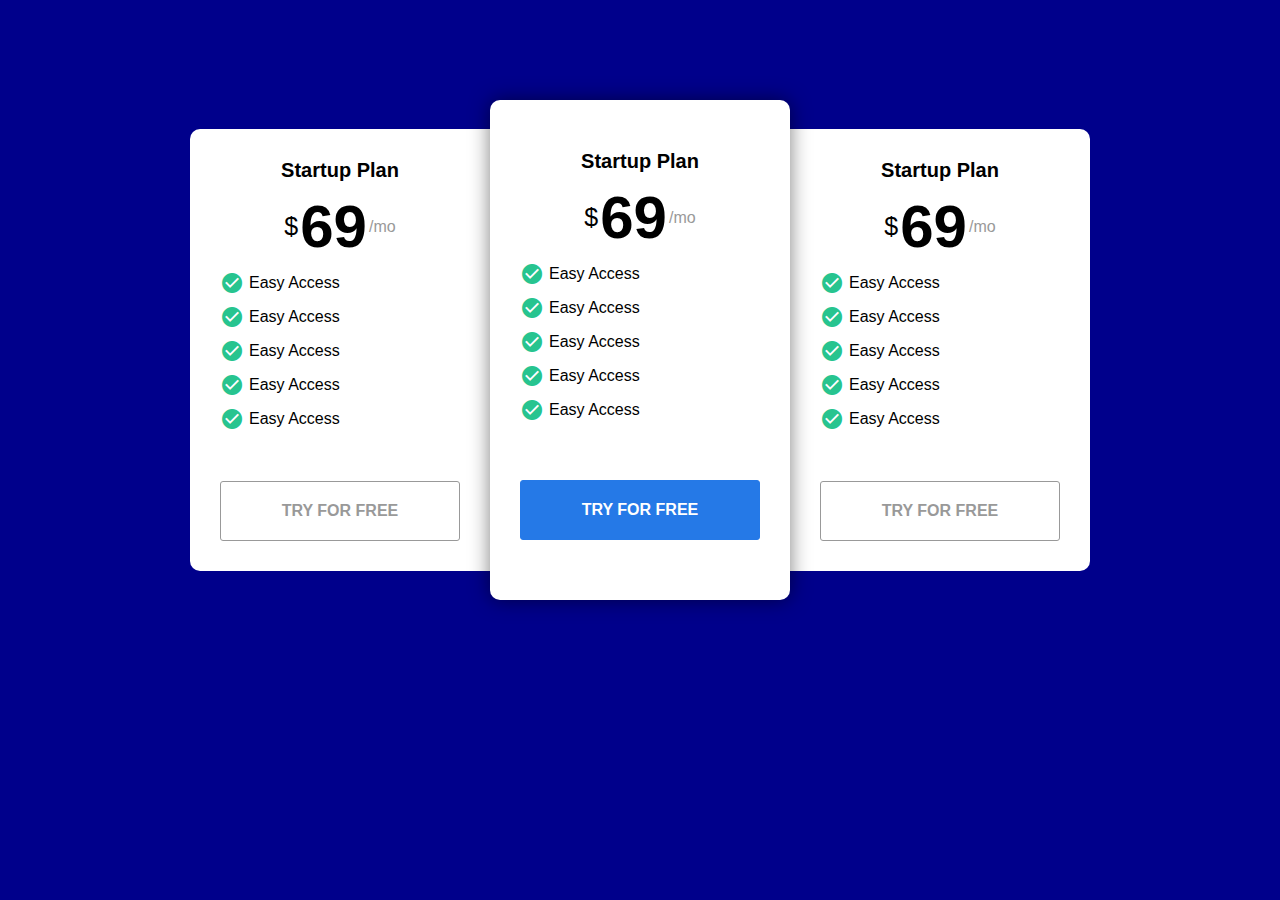
<file: 7. Tablas de precios/index.html>
<!DOCTYPE html>
<html lang="en">
  <head>
    <meta charset="UTF-8" />
    <meta http-equiv="X-UA-Compatible" content="IE=edge" />
    <meta name="viewport" content="width=device-width, initial-scale=1.0" />
    <link
      href="https://fonts.googleapis.com/icon?family=Material+Icons"
      rel="stylesheet"
    />
    <link rel="stylesheet" href="style.css" />
    <title>Tabla de precio</title>
  </head>
  <body>
    <div class="price-table-container">
      <div class="table">
        <div class="title">Startup Plan</div>
        <div class="price">
          <span class="currency">$</span>
          <span class="number">69</span>
          <span class="frequency">/mo</span>
        </div>
        <div class="features">
          <ul>
            <li>
              <span class="material-icons check_circle"> check_circle</span>
              Easy Access
            </li>
            <li>
              <span class="material-icons check_circle"> check_circle</span>
              Easy Access
            </li>
            <li>
              <span class="material-icons check_circle"> check_circle</span>
              Easy Access
            </li>
            <li>
              <span class="material-icons check_circle"> check_circle</span>
              Easy Access
            </li>
            <li>
              <span class="material-icons check_circle"> check_circle</span>
              Easy Access
            </li>
          </ul>
        </div>
        <div class="actions">
          <a href="#" class="btn">Try for free</a>
        </div>
      </div>

      <div class="table recommended">
        <div class="title">Startup Plan</div>
        <div class="price">
          <span class="currency">$</span>
          <span class="number">69</span>
          <span class="frequency">/mo</span>
        </div>
        <div class="features">
          <ul>
            <li>
              <span class="material-icons check_circle"> check_circle</span>
              Easy Access
            </li>
            <li>
              <span class="material-icons check_circle"> check_circle</span>
              Easy Access
            </li>
            <li>
              <span class="material-icons check_circle"> check_circle</span>
              Easy Access
            </li>
            <li>
              <span class="material-icons check_circle"> check_circle</span>
              Easy Access
            </li>
            <li>
              <span class="material-icons check_circle"> check_circle</span>
              Easy Access
            </li>
          </ul>
        </div>
        <div class="actions">
          <a href="#" class="btn recommended">Try for free</a>
        </div>
      </div>
      <div class="table">
        <div class="title">Startup Plan</div>
        <div class="price">
          <span class="currency">$</span>
          <span class="number">69</span>
          <span class="frequency">/mo</span>
        </div>
        <div class="features">
          <ul>
            <li>
              <span class="material-icons check_circle"> check_circle</span>
              Easy Access
            </li>
            <li>
              <span class="material-icons check_circle"> check_circle</span>
              Easy Access
            </li>
            <li>
              <span class="material-icons check_circle"> check_circle</span>
              Easy Access
            </li>
            <li>
              <span class="material-icons check_circle"> check_circle</span>
              Easy Access
            </li>
            <li>
              <span class="material-icons check_circle"> check_circle</span>
              Easy Access
            </li>
          </ul>
        </div>
        <div class="actions">
          <a href="#" class="btn">Try for free</a>
        </div>
      </div>
    </div>
  </body>
</html>
</file>
<file: 10. Voltear tarjetas 3D/style.css>
body {
  font-family: Arial, Helvetica, sans-serif;
  padding: 0;
  margin: 0;
}

.cards {
  display: flex;
  gap: 5px;
}

.cards .flip-card {
  background-color: transparent;
  width: 300px;
  height: 300px;
  perspective: 1000px;
}

.cards .flip-card .flip-card-inner {
  position: relative;
  width: 100%;
  height: 100%;
  text-align: center;
  transition: transform 0.4s ease-in-out;
  transform-style: preserve-3d;
}

.cards .flip-card:hover .flip-card-inner {
  transform: rotateY(180deg);
}

.cards .flip-card .flip-card-front,
.cards .flip-card .flip-card-back {
  position: absolute;
  width: 100%;
  height: 100%;
  backface-visibility: hidden;
}

.cards .flip-card .flip-card-front {
  background-color: #bbb;
  color: black;
}

.cards .flip-card .flip-card-front img {
  width: 100%;
  height: 100%;
}

.cards .flip-card .flip-card-back {
  background-color: dodgerblue;
  color: white;
  transform: rotateY(180deg);
}
</file>
<file: 11. Sistema de comentarios/style.css>
:root {
  --border-color: #558bff;
}

body {
  font-family: Arial, Helvetica, sans-serif;
  background-color: rgb(30, 30, 52);
}

.comments-container {
  width: 800px;
  margin: 100px auto;
  color: white;
}

.comments-container > .comment {
  margin-bottom: 10px;
}

.comments-container .comment {
  display: flex;
}

.comments-container .comment .line {
  position: relative;
  width: 10px;
  height: 50%;
  border-left: solid 1px var(--border-color);
  border-bottom: solid 1px var(--border-color);
  border-radius: 0 0 0 8px;
}

.comments-container .comment .comment-wrapper {
  width: 100%;
  display: flex;
  flex-direction: column;
}

.comments-container .comment .comment-wrapper .content {
  width: 100%;
  display: flex;
  border: solid 1px var(--border-color);
  padding: 10px;
  border-radius: 3px;
  background-color: rgb(24, 43, 80);
}

.comments-container .comment .comment-wrapper .content img {
  border-radius: 50%;
  width: 50px;
  height: 50px;
  padding-right: 10px;
}

.comments-container .comment .comment-wrapper .content .comment-info {
  display: flex;
  flex-direction: column;
  gap: 5px;
}

.comments-container
  .comment
  .comment-wrapper
  .content
  .comment-info
  .header
  .username {
  font-weight: bold;
}

.comments-container
  .comment
  .comment-wrapper
  .content
  .comment-info
  .header
  .date {
  color: #999;
}

.comments-container .comment .comment-wrapper .content .comment-info .actions {
  display: flex;
  gap: 5px;
}

.comments-container
  .comment
  .comment-wrapper
  .content
  .comment-info
  .actions
  button {
  border: none;
  background-color: transparent;
  color: var(--border-color);
  cursor: pointer;
  padding: 5px;
  border-radius: 3px;
}

.comments-container
  .comment
  .comment-wrapper
  .content
  .comment-info
  .actions
  button:hover {
  color: white;
  background-color: var(--border-color);
}

.comments-container .comment .replies {
  padding-top: 10px;
  position: relative;
  padding-left: 35px;
  display: flex;
  flex-direction: column;
  gap: 10px;
}

.comments-container .comment .replies::before {
  content: "";
  position: absolute;
  background-color: var(--border-color);
  width: 1px;
  top: 0;
  height: calc(100% - 53px);
}
</file>
<file: 12. Stack de personas/style.css>
body {
  font-family: Arial, Helvetica, sans-serif;
  background-color: #eee;
}

.personas-container {
  margin: 100px auto;
  width: 500px;
  display: flex;
}

.personas-container .persona {
  position: relative;
  margin-right: -20px;
  display: inline-flex;
  flex-direction: column;
}

.personas-container .persona img {
  width: 50px;
  height: 50px;
  border-radius: 50%;
  border: solid 2px white;
  transition: transform 0.3s ease-in-out;
}

.personas-container .persona:hover img {
  transform: translateY(-2px);
}

.personas-container .persona .name {
  position: absolute;
  background-color: black;
  color: white;
  border: solid 1px white;
  border-radius: 5px;
  min-width: 100px;
  width: 150px;
  top: -60px;
  left: calc((100% + 10px) * -1);
  padding: 10px 15px;
  display: none;
}

.personas-container .persona:hover .name {
  display: inline-block;
}

.personas-container .persona .name .text {
  display: inline-block;
  text-overflow: ellipsis;
  overflow: hidden;
  white-space: nowrap;
  margin: 0 auto;
  text-align: center;
  box-sizing: border-box;
  width: 150px;
}

.personas-container .persona .name::before {
  content: "";
  position: absolute;
  width: 0;
  height: 0;
  border-top: solid 10px black;
  border-bottom: solid 10px transparent;
  border-left: solid 10px transparent;
  border-right: solid 10px transparent;
  left: calc(50% - 10px);
  bottom: -20px;
}
</file>
<file: 15. UI para subir archivos/style.css>
body {
  background-color: rgb(44, 103, 179);
  font-family: Arial, Helvetica, sans-serif;
}

.upload-container {
  margin: 100px auto;
  width: 500px;
  text-align: center;
  background-color: white;
  border-radius: 5px;
  padding: 50px 30px;
  box-sizing: border-box;
}

.upload-container > .title {
  font-size: 24px;
  font-weight: bold;
  margin-bottom: 20px;
}

.upload-container .description {
  color: #999;
}

.upload-container .drag-drop {
  border: dashed 3px #ccc;
  border-radius: 5px;
  box-sizing: border-box;
  padding: 60px 30px;
  margin: 20px 0;
  line-height: 1.5;
  display: flex;
  flex-direction: column;
  font-weight: bold;
  color: #999;
  gap: 10px;
}

.upload-container .drag-drop .icon svg {
  width: 100px;
  height: 100px;
  fill: rgba(77, 134, 240, 0.5);
}

.upload-container .drag-drop .btn {
  padding: 15px;
  font-size: 16px;
  font-weight: bold;
  background-color: #4d86f0;
  color: white;
  border: none;
  border-radius: 5px;
  min-width: 200px;
  cursor: pointer;
}

.upload-container .drag-drop .btn:hover {
  background-color: #3c6dc0;
}

.upload-container .uploaded-files {
  display: flex;
  flex-direction: column;
  gap: 20px;
}

.upload-container .title-section {
  text-align: left;
  color: #999;
  font-weight: bold;
  padding-bottom: 20px;
}

.upload-container .uploaded-files .file {
  border: solid 1px #ddd;
  border-radius: 5px;
  text-align: left;
  display: flex;
  gap: 10px;
  padding: 10px;
  justify-content: space-between;
  align-items: center;
  transition: box-shadow 0.3s ease-in-out;
}

.upload-container .uploaded-files .file:hover {
  box-shadow: 0 5px 10px rgba(0, 0, 0, 0.2);
}

.upload-container .uploaded-files .file .icon {
  width: 48px;
}

.upload-container .uploaded-files .file .icon img {
  width: 48px;
  height: 48px;
}

.upload-container .uploaded-files .file .title {
  flex: 1;
}

.upload-container .uploaded-files .file .title .name {
  display: block;
  padding-bottom: 5px;
}

.upload-container .uploaded-files .file .title .size {
  color: #999;
  font-size: 14px;
}

.upload-container .uploaded-files .file .title .progress {
  height: 5px;
  width: 100%;
  background-color: #ccc;
  border-radius: 4px;

  overflow: hidden;
}

.upload-container .uploaded-files .file .title .progress .progress-60 {
  background-color: #4d86f0;
  height: 5px;
  width: 60%;
  border-radius: 4px;
}

/*.upload-container .uploaded-files .file .actions {
}*/

.upload-container .uploaded-files .file .actions button {
  padding: 10px;
  border: none;
  border-radius: 5px;
  cursor: pointer;
  width: 47px;
  display: flex;
  align-items: center;
  justify-content: center;
}

.upload-container .uploaded-files .file .actions button svg {
  width: 20px;
  height: 20px;
  fill: #555;
}

.upload-container .uploaded-files .file .actions button:hover {
  background-color: #ddd;
}
</file>
<file: 16. Slider/style.css>
body {
    font-family: Arial, Helvetica, sans-serif;
    background-color: #222;
}

.slider-container {
    width: 700px;
    margin: 100px auto;
}

.slider-container .slider-viewport {
    width: 700px;
    border-radius: 10px;
    display: flex;

    overflow-x: auto;
    scroll-snap-type: x mandatory;
    scroll-behavior: smooth;
    -webkit-overflow-scrolling: touch;
}

.slider-container .slider-viewport .slide {
    min-width: 700px;
    width: 700px;
    height: 400px;
    border-radius: 10px;
    box-sizing: border-box;

    display: flex;
    align-items: center;
    justify-content: center;
    scroll-snap-align: start;
}

#slide1 {
    background-color: salmon;
}

#slide2 {
    background-color: steelblue;
}

#slide3 {
    background-color: yellowgreen;
}

#slide4 {
    background-color: paleturquoise;
}

#slide5 {
    background-color: deeppink;
}


.slider-container .links{
    padding: 10px 0;
    display: flex;
    justify-content: center;
    gap: 5px;
}

.slider-container .links a{
    width: 40px;
    height: 40px;
    background-color: #2e2e2e;
    color: white;
    text-decoration: none;
    display: flex;
    align-items: center;
    justify-content: center;
    border-radius: 50%;
    
}

.slider-container .links a:hover{
    background-color: #226bbe;
}
</file>
<file: 17. Widget de Clima/style.css>
.material-icons {
  font-family: "Material Icons";
  font-weight: normal;
  font-style: normal;
  font-size: 24px;

  display: inline-block;
  line-height: 1;
  text-transform: none;
  letter-spacing: normal;
  word-wrap: normal;
  white-space: nowrap;
  direction: ltr;

  -webkit-font-smoothing: antialiased;

  text-rendering: optimizeLegibility;

  -moz-osx-font-smoothing: grayscale;

  font-feature-settings: "liga";
}

body {
  font-family: Arial, Helvetica, sans-serif;
}

.weather-container {
  width: 450px;
  margin: 100px auto;
  background-color: #333;
  color: white;
  padding: 10px;
  border-radius: 50px;
}

.weather-container .current {
  background: rgb(30, 107, 221);
  background: linear-gradient(
    45deg,
    rgb(30, 107, 221) 0%,
    rgb(3, 116, 255) 42%,
    rgb(3, 191, 255) 100%
  );
  border-radius: 40px;
  padding: 40px;
}

.weather-container .current .city {
  text-align: center;
  font-weight: bolder;
  font-size: 30px;
  margin-bottom: 10px;
}

.weather-container .current .day {
  text-align: center;
}

.weather-container .current .row {
  display: flex;
  justify-content: space-between;
  align-items: center;
}

.weather-container .current .row .icon img {
  width: 128px;
}

.weather-container .current .row .temperature {
  font-size: 48px;
  font-weight: bolder;
  display: flex;
  align-items: center;
}

.weather-container .current .row .temperature .temperature-now {
  font-size: 80px;
  margin: 0;
}

.weather-container .current .row .temperature .temperature-low {
  font-size: 32px;
  color: rgba(255, 255, 255, 0.7);
}

.weather-container .current .row .status {
  text-align: center;
  color: rgba(255, 255, 255, 0.7);
}

.weather-container .current .more {
  display: flex;
  justify-content: space-between;
  text-align: center;
  margin-top: 50px;
}

.weather-container .current .item .icon span {
  color: rgba(255, 255, 255, 0.7);
  font-size: 28px;
}

.weather-container .current .item .type {
  color: rgba(255, 255, 255, 0.7);
  font-size: 10px;
  margin-top: 5px;
}

.weather-container .list {
  display: flex;
  flex-direction: column;
  gap: 20px;
  padding: 50px 40px;
}

.weather-container .list .day {
  display: flex;
  justify-content: space-between;
  align-items: center;
}

.weather-container .list .day .name {
  text-align: left;
  width: 34px;
}

.weather-container .list .day .weather {
  display: flex;
  gap: 10px;
  justify-content: center;
  flex-direction: column;
  text-align: center;
  width: 110px;
}

.weather-container .list .day .weather .status {
  color: rgba(255, 255, 255, 0.5);
}

.weather-container .list .day .temperature {
  text-align: right;
  display: flex;
  gap: 5px;
}

.weather-container .list .day .temperature-high {
  color: white;
}

.weather-container .list .day .temperature-low {
  color: rgba(255, 255, 255, 0.5);
}
</file>
<file: 2. Tarjetas animadas/style.css>
body {
    padding: 0;
    margin: 0;
    font-family: Arial, Helvetica, sans-serif;
}

.cards {
    display: flex;
    width: 100%;
    padding: 50px;
}

.cards .card {
    background: rgb(0, 144, 255);
    color: white;
    width: 300px;
    height: 350px;
    border-radius: 10px;
    padding: 30px;
    box-sizing: border-box;
    position: relative;
    display: flex;
    flex-direction: column;

    transition: all 0.3s ease;

    box-shadow: -3px 0 10px rgba(0, 0, 0, 0.3), -4px 0 10px rgba(0, 0, 0, 0.2), -5px 0 10px rgba(0, 0, 0, 0.1);
}

.cards .card a {
    color: yellow;
    text-decoration: none;
    font-weight: bold;
}

.cards .card a:hover {
    color: lightyellow;
}

.cards .card .header {
    flex: 1;
}

.cards .card:hover {
    margin-right: 80px;
    transform: rotate(3deg) translateY(-15px);
}

.cards .card .header .date {
    padding: 10px 0;
}


.cards .card .header .title {
    font-size: 28px;
}

.cards .card .footer .autor a{
display: flex;
align-items: center;
gap: 10px;
}

.cards .card .footer img{
    width: 48px;
    border-radius: 50%;
}

.cards .card[class*="element"] {
    margin-left: -100px;
}

.element-1:hover,
.element-2:hover {
    margin-left: -130px;
}
</file>
<file: 3. Tabla de datos/style.css>
body {
  padding: 0;
  margin: 0;
  font-family: Arial, Helvetica, sans-serif;
}

table {
  border-spacing: 0;
  border-collapse: collapse;
  width: 800px;
  margin: 100px auto;
}

td,
th {
  border: solid 1px #ccc;
  padding: 5px;
}

tr:nth-child(even) {
  background-color: #eee;
}

td:nth-child(n + 3),
th:nth-child(n + 3) {
  text-align: center;
}

tbody tr:hover {
  background-color: rgb(160, 222, 225) !important;
}

thead {
  background-color: black;
  color: white;
  position: sticky;
  top: 0;
}
</file>
<file: 5. Formulario de login/style.css>
body {
    font-family: Arial, Helvetica, sans-serif;
    padding: 0;
    margin: 0;
    display: flex;
    align-items: center;
    justify-content: center;
    height: 100vh;
    background-color: blueviolet;
}

.form-container {
    background-color: white;
    width: 80%;
    border-radius: 10px;
    overflow: hidden;

    height: 90%;

    display: flex;
    align-items: center;
}

.form-container .login-container {
    width: 500px;
    margin: 0 auto;
}

.form-container .login-container>h2 {
    text-align: center;
    font-size: 2.5rem;
}

.form-container .login-container>p,
.form-container .login-container>span {
    text-align: center;
    color: #555;
}

.form-container .login-container label {
    display: block;
    font-weight: bold;
    padding: 5px 0;
}

.form-container .login-container input.input {
    display: block;
    width: 100%;
    box-sizing: border-box;
    padding: 10px;
    border: solid 1px #ccc;
    border-radius: 5px;

}

.form-container .login-container input.input:focus {
    outline: solid 2px #0099ff
}

.form-container .login-container .options {
    display: flex;
    justify-content: space-between;
    align-items: center;
}

.form-container a {
    color: #0099ff;
    text-decoration: none;
}


.form-container a:hover {
    text-decoration: underline;
}

.form-container .login-container .providers {
    display: flex;
    flex-direction: column;
    gap: 10px;
    text-align: center;
    margin-top: 30px;
}

.btn {
    border: none;
    padding: 15px 0;
    width: 100%;
    font-weight: bolder;
    display: block;
    border-radius: 5px;
    text-transform: uppercase;
    cursor: pointer;
}

.btn.btn-login {
    background-color: black;
    color: white;
}

.btn.btn-login:hover {
    background-color: #333;

}

.btn.btn-facebook {
    background-color: #4267B2;
    color: white;
}

.btn.btn-facebook:hover {
    background-color: rgb(8, 69, 182);
}


.btn.btn-google {
    background-color: white;
    color: black;
    border: solid 1px #ccc;
}


.btn.btn-google:hover {
    background-color: rgb(240, 240, 240);
}




.btn.btn-twitter {

    background-color: #1DA1F2;
    color: white;
}


.btn.btn-twitter:hover {
    background-color: rgb(8, 137, 177);

}


.form-container .welcome-screen-container {
    background-color: black;
    height: 100%;
    width: 50%;

}


@media screen and (max-width:1357px) {
    .form-container {
        width: 95%;
    }


    .form-container .login-container {
        width: 400px;
        margin: 0 auto;


    }

    .form-container .welcome-screen-container {
        width: 40%;
    }
}

@media screen and (max-width:900px) {

    .form-container {
        height: 70%;
    }

    .form-container .login-container {
        width: 350px;
    }

    .form-container .welcome-screen-container {
        display: none;
    }
}
</file>
<file: 6. Barra de progreso circular/style.css>
body {
  font-family: Arial, Helvetica, sans-serif;
  background-color: blueviolet;
}

.progressbar-container {
  width: 200px;
  height: 200px;
  margin: 100px auto;
}

.progressbar-container .outer-box {
  border-radius: 50%;
  background-color: white;
  width: 200px;
  height: 200px;
  display: flex;
  align-items: center;
  justify-content: center;
}

.progressbar-container .inner-box {
  font-size: 24px;
  width: 160px;
  height: 160px;
  border-radius: 50%;
  display: flex;
  align-items: center;
  justify-content: center;
}

.progressbar-container svg {
  position: absolute;
}

.progressbar-container circle {
  fill: none;
  stroke: url(#gradientColor);
  stroke-width: 20px;
  stroke-width: 20px;
  stroke-dasharray: 550;
  stroke-dashoffset: 550;

  animation: loading 10s linear forwards;
}

@keyframes loading {
  100% {
    stroke-dashoffset: 0;
  }
}
</file>
<file: 7. Tablas de precios/style.css>
.material-icons {
  font-family: "Material Icons";
  font-weight: normal;
  font-style: normal;
  font-size: 24px;
  display: inline-block;
  line-height: 1;
  text-transform: none;
  letter-spacing: normal;
  word-wrap: normal;
  white-space: nowrap;
  direction: ltr;

  -webkit-font-smoothing: antialiased;

  text-rendering: optimizeLegibility;

  -moz-osx-font-smoothing: grayscale;

  font-feature-settings: "liga";
}

body {
  font-family: Arial, Helvetica, sans-serif;
  padding: 0;
  margin: 0;
  background-color: darkblue;
}

.price-table-container {
  width: 900px;
  display: flex;
  align-items: center;
  margin: 100px auto;
}

.price-table-container .table {
  width: 300px;
  height: 442px;
  padding: 30px;
  box-sizing: border-box;
  position: relative;
  z-index: 100;
  background-color: white;
  display: flex;
  flex-direction: column;
  gap: 10px;
}
.price-table-container .table:first-child {
  border-radius: 10px 0 0 10px;
}

.price-table-container .table:last-child {
  border-radius: 0 10px 10px 0;
}

.price-table-container .table.recommended {
  height: 500px;
  border-radius: 10px;
  padding: 50px 30px 60px 30px;
  z-index: 200;

  box-shadow: 0 0 20px rgba(0, 0, 0, 0.5);
}

.price-table-container .table .title {
  font-weight: bold;
  text-align: center;
  font-size: 20px;
}

.price-table-container .table .price {
  display: flex;
  justify-content: center;
  align-items: center;
  gap: 2px;
}

.price-table-container .table .price .currency {
  font-size: 25px;
}

.price-table-container .table .price .number {
  font-size: 60px;
  font-weight: bold;
}

.price-table-container .table .price .frequency {
  color: #999;
}

.price-table-container .table .features {
  flex: 1;
}

.price-table-container .table .features ul {
  list-style: none;
  padding: 0;
  margin: 0;
  display: flex;
  flex-direction: column;
  gap: 10px;
}

.price-table-container .table .features ul li {
  display: flex;
  align-items: center;
  gap: 5px;
}

.price-table-container .table .features ul li span.check_circle {
  color: rgb(39, 196, 143);
}

.price-table-container .table .actions .btn {
  display: block;
  text-align: center;
  padding: 20px 0;
  border: solid 1px #999;
  color: #999;
  text-decoration: none;
  border-radius: 3px;
  font-weight: bold;
  text-transform: uppercase;
}

.price-table-container .table .actions .btn:hover {
  background-color: #eee;
  color: #222;
}

.price-table-container .table .actions .btn.recommended {
  background-color: #2579e7;
  color: white;
  border: solid 1px #2579e7;
}

.price-table-container .table .actions .btn.recommended:hover {
  background-color: #1961be;
  border: solid 1px #1961be;
}
</file>
